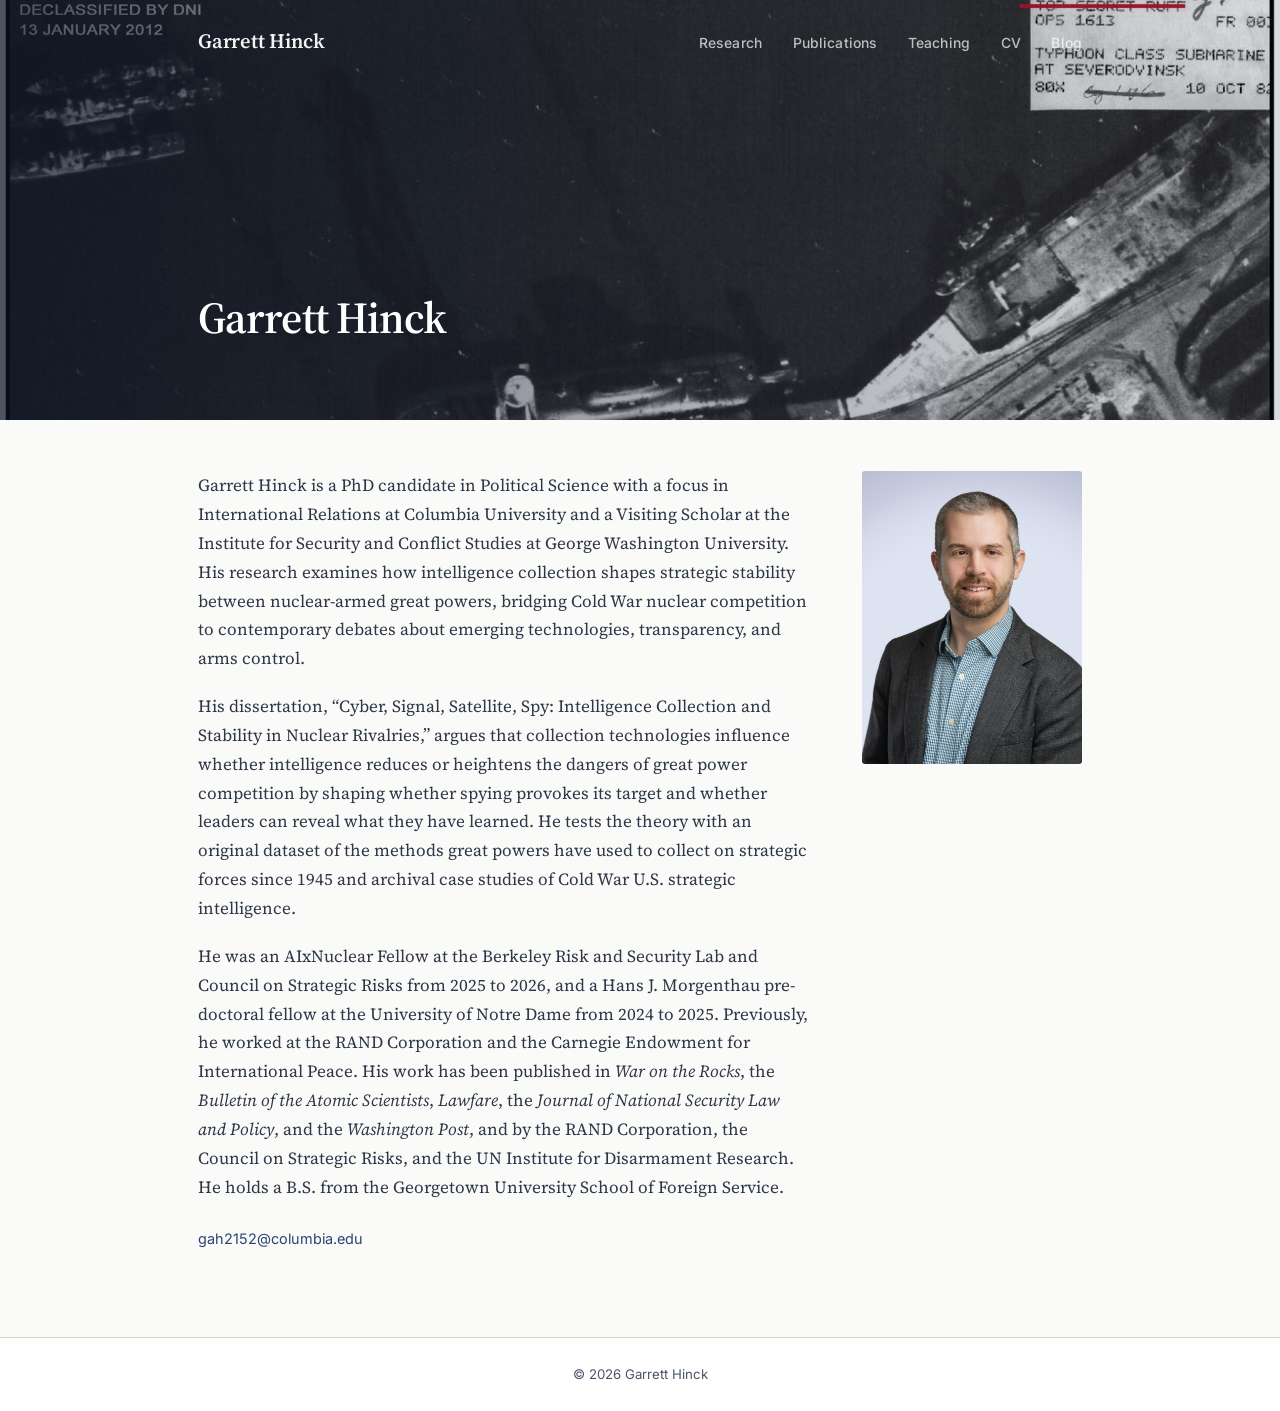
<file: index.html>
<!DOCTYPE html>
<html lang="en">
<head>
  <meta charset="UTF-8">
  <meta name="viewport" content="width=device-width, initial-scale=1.0">
  <meta name="description" content="Garrett Hinck — PhD Candidate in Political Science at Columbia University studying intelligence, technology, and strategic stability.">
  <title>Garrett Hinck</title>
  <link rel="stylesheet" href="styles.css">
</head>
<body>
  <header class="site-header">
    <div class="header-inner">
      <a href="index.html" class="site-name">Garrett Hinck</a>
      <nav class="site-nav">
        <a href="research.html">Research</a>
        <a href="publications.html">Publications</a>
        <a href="teaching.html">Teaching</a>
        <a href="cv.pdf" target="_blank">CV</a>
        <a href="https://strategicdefense.substack.com/" target="_blank">Blog</a>
      </nav>
    </div>
  </header>

  <div class="hero">
    <div class="hero-text">
      <h1>Garrett Hinck</h1>
    </div>
  </div>

  <main>
    <div class="home-layout">
      <div class="home-bio">

        <p>
          Garrett Hinck is a PhD candidate in Political Science with a focus in International Relations at Columbia University and a Visiting Scholar at the Institute for Security and Conflict Studies at George Washington University. His research examines how intelligence collection shapes strategic stability between nuclear-armed great powers, bridging Cold War nuclear competition to contemporary debates about emerging technologies, transparency, and arms control.
        </p>
        <p>
          His dissertation, &ldquo;Cyber, Signal, Satellite, Spy: Intelligence Collection and Stability in Nuclear Rivalries,&rdquo; argues that collection technologies influence whether intelligence reduces or heightens the dangers of great power competition by shaping whether spying provokes its target and whether leaders can reveal what they have learned. He tests the theory with an original dataset of the methods great powers have used to collect on strategic forces since 1945 and archival case studies of Cold War U.S. strategic intelligence.
        </p>
        <p>
          He was an AIxNuclear Fellow at the Berkeley Risk and Security Lab and Council on Strategic Risks from 2025 to 2026, and a Hans J. Morgenthau pre-doctoral fellow at the University of Notre Dame from 2024 to 2025. Previously, he worked at the RAND Corporation and the Carnegie Endowment for International Peace. His work has been published in <em>War on the Rocks</em>, the <em>Bulletin of the Atomic Scientists</em>, <em>Lawfare</em>, the <em>Journal of National Security Law and Policy</em>, and the <em>Washington Post</em>, and by the RAND Corporation, the Council on Strategic Risks, and the UN Institute for Disarmament Research. He holds a B.S. from the Georgetown University School of Foreign Service.
        </p>

        <div class="contact">
          <a href="mailto:gah2152@columbia.edu">gah2152@columbia.edu</a>
        </div>
      </div>

      <img src="headshot.jpg" alt="Garrett Hinck" class="headshot">
    </div>
  </main>

  <footer class="site-footer">
    &copy; 2026 Garrett Hinck
  </footer>
</body>
</html>
</file>
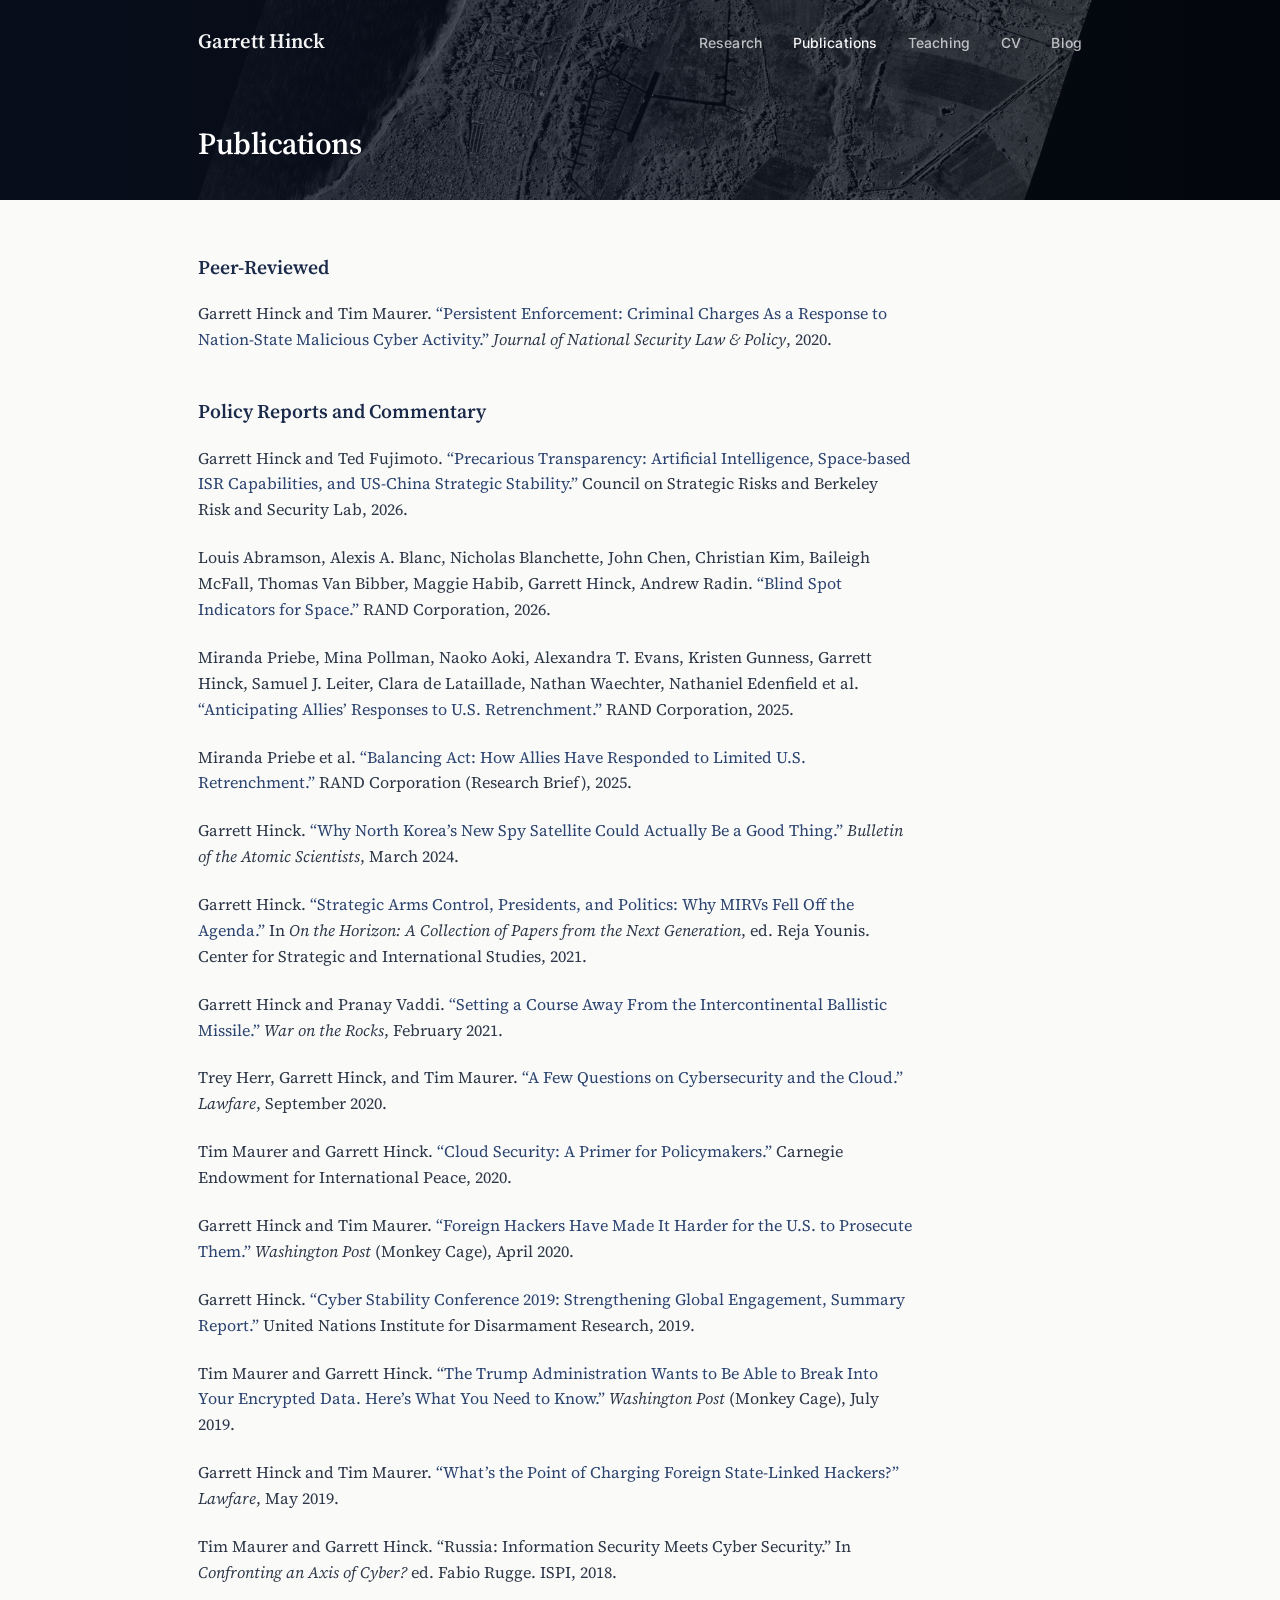
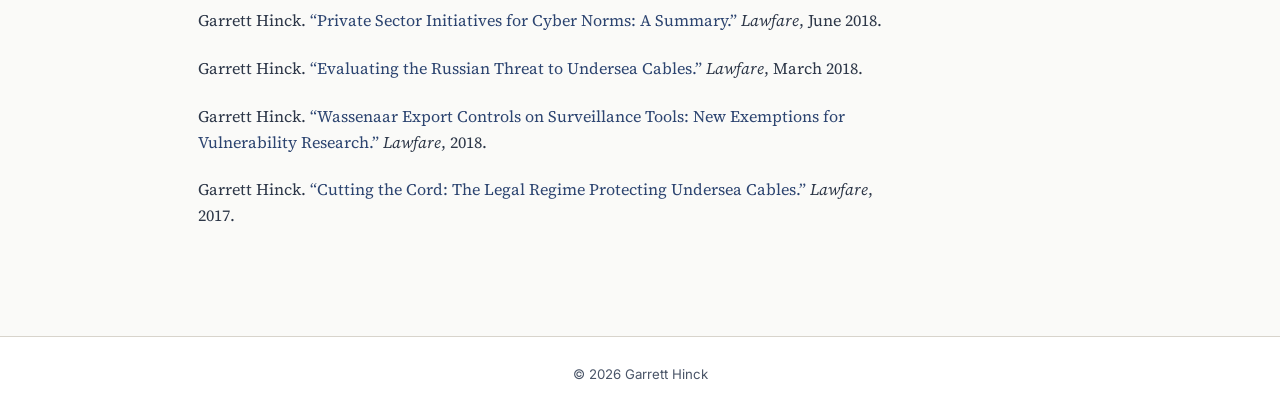
<file: publications.html>
<!DOCTYPE html>
<html lang="en">
<head>
  <meta charset="UTF-8">
  <meta name="viewport" content="width=device-width, initial-scale=1.0">
  <meta name="description" content="Publications — Garrett Hinck">
  <title>Publications — Garrett Hinck</title>
  <link rel="stylesheet" href="styles.css">
</head>
<body>
  <header class="site-header">
    <div class="header-inner">
      <a href="index.html" class="site-name">Garrett Hinck</a>
      <nav class="site-nav">
        <a href="research.html">Research</a>
        <a href="publications.html" class="active">Publications</a>
        <a href="teaching.html">Teaching</a>
        <a href="cv.pdf" target="_blank">CV</a>
        <a href="https://strategicdefense.substack.com/" target="_blank">Blog</a>
      </nav>
    </div>
  </header>

  <div class="page-header publications">
    <div class="page-header-text">
      <h1>Publications</h1>
    </div>
  </div>

  <main>
    <h2 class="section-heading">Peer-Reviewed</h2>

    <ul class="pub-list">
      <li>
        <span class="pub-title">Garrett Hinck and Tim Maurer. <a href="https://access.heinonline.com/HOL/P?h=hein.journals/jnatselp10&i=540">&ldquo;Persistent Enforcement: Criminal Charges As a Response to Nation-State Malicious Cyber Activity.&rdquo;</a></span>
        <span class="pub-venue">Journal of National Security Law &amp; Policy</span>, 2020.
      </li>
    </ul>

    <h2 class="section-heading">Policy Reports and Commentary</h2>

    <ul class="pub-list">
      <li>
        <span class="pub-title">Garrett Hinck and Ted Fujimoto. <a href="https://councilonstrategicrisks.org/2026/08/20/precarious-transparency-artificial-intelligence-space-based-isr-capabilities-and-us-china-strategic-stability/">&ldquo;Precarious Transparency: Artificial Intelligence, Space-based ISR Capabilities, and US-China Strategic Stability.&rdquo;</a></span>
        Council on Strategic Risks and Berkeley Risk and Security Lab, 2026.
      </li>

      <li>
        <span class="pub-title">Louis Abramson, Alexis A. Blanc, Nicholas Blanchette, John Chen, Christian Kim, Baileigh McFall, Thomas Van Bibber, Maggie Habib, Garrett Hinck, Andrew Radin. <a href="https://www.rand.org/pubs/research_reports/RRA3711-1.html">&ldquo;Blind Spot Indicators for Space.&rdquo;</a></span>
        RAND Corporation, 2026.
      </li>

      <li>
        <span class="pub-title">Miranda Priebe, Mina Pollman, Naoko Aoki, Alexandra T. Evans, Kristen Gunness, Garrett Hinck, Samuel J. Leiter, Clara de Lataillade, Nathan Waechter, Nathaniel Edenfield et al. <a href="https://www.rand.org/pubs/research_reports/RRA739-8.html">&ldquo;Anticipating Allies&rsquo; Responses to U.S. Retrenchment.&rdquo;</a></span>
        RAND Corporation, 2025.
      </li>

      <li>
        <span class="pub-title">Miranda Priebe et al. <a href="https://www.rand.org/pubs/research_briefs/RBA739-3.html">&ldquo;Balancing Act: How Allies Have Responded to Limited U.S. Retrenchment.&rdquo;</a></span>
        RAND Corporation (Research Brief), 2025.
      </li>

      <li>
        <span class="pub-title">Garrett Hinck. <a href="https://thebulletin.org/2024/03/why-north-koreas-new-spy-satellite-could-actually-be-a-good-thing/">&ldquo;Why North Korea&rsquo;s New Spy Satellite Could Actually Be a Good Thing.&rdquo;</a></span>
        <span class="pub-venue">Bulletin of the Atomic Scientists</span>, March 2024.
      </li>

      <li>
        <span class="pub-title">Garrett Hinck. <a href="https://nuclearnetwork.csis.org/on-the-horizon-a-collection-of-the-papers-from-the-next-generation/">&ldquo;Strategic Arms Control, Presidents, and Politics: Why MIRVs Fell Off the Agenda.&rdquo;</a></span>
        In <span class="pub-venue">On the Horizon: A Collection of Papers from the Next Generation</span>, ed. Reja Younis. Center for Strategic and International Studies, 2021.
      </li>

      <li>
        <span class="pub-title">Garrett Hinck and Pranay Vaddi. <a href="https://warontherocks.com/2021/02/setting-a-course-away-from-the-intercontinental-ballistic-missile/">&ldquo;Setting a Course Away From the Intercontinental Ballistic Missile.&rdquo;</a></span>
        <span class="pub-venue">War on the Rocks</span>, February 2021.
      </li>

      <li>
        <span class="pub-title">Trey Herr, Garrett Hinck, and Tim Maurer. <a href="https://www.lawfaremedia.org/article/few-questions-cybersecurity-and-cloud">&ldquo;A Few Questions on Cybersecurity and the Cloud.&rdquo;</a></span>
        <span class="pub-venue">Lawfare</span>, September 2020.
      </li>

      <li>
        <span class="pub-title">Tim Maurer and Garrett Hinck. <a href="https://carnegieendowment.org/research/2020/08/cloud-security-a-primer-for-policymakers">&ldquo;Cloud Security: A Primer for Policymakers.&rdquo;</a></span>
        Carnegie Endowment for International Peace, 2020.
      </li>

      <li>
        <span class="pub-title">Garrett Hinck and Tim Maurer. <a href="https://www.washingtonpost.com/politics/2020/04/08/foreign-hackers-have-made-it-harder-us-prosecute-them/">&ldquo;Foreign Hackers Have Made It Harder for the U.S. to Prosecute Them.&rdquo;</a></span>
        <span class="pub-venue">Washington Post</span> (Monkey Cage), April 2020.
      </li>

      <li>
        <span class="pub-title">Garrett Hinck. <a href="https://unidir.org/wp-content/uploads/2023/05/en-813.pdf">&ldquo;Cyber Stability Conference 2019: Strengthening Global Engagement, Summary Report.&rdquo;</a></span>
        United Nations Institute for Disarmament Research, 2019.
      </li>

      <li>
        <span class="pub-title">Tim Maurer and Garrett Hinck. <a href="https://www.washingtonpost.com/politics/2019/07/29/trump-administration-wants-be-able-break-into-your-encrypted-data-heres-what-you-need-know/">&ldquo;The Trump Administration Wants to Be Able to Break Into Your Encrypted Data. Here&rsquo;s What You Need to Know.&rdquo;</a></span>
        <span class="pub-venue">Washington Post</span> (Monkey Cage), July 2019.
      </li>

      <li>
        <span class="pub-title">Garrett Hinck and Tim Maurer. <a href="https://www.lawfaremedia.org/article/whats-point-charging-foreign-state-linked-hackers">&ldquo;What&rsquo;s the Point of Charging Foreign State-Linked Hackers?&rdquo;</a></span>
        <span class="pub-venue">Lawfare</span>, May 2019.
      </li>

      <li>
        <span class="pub-title">Tim Maurer and Garrett Hinck. &ldquo;Russia: Information Security Meets Cyber Security.&rdquo;</span>
        In <span class="pub-venue">Confronting an Axis of Cyber?</span> ed. Fabio Rugge. ISPI, 2018.
      </li>

      <li>
        <span class="pub-title">Garrett Hinck. <a href="https://www.lawfaremedia.org/article/private-sector-initiatives-cyber-norms-summary">&ldquo;Private Sector Initiatives for Cyber Norms: A Summary.&rdquo;</a></span>
        <span class="pub-venue">Lawfare</span>, June 2018.
      </li>

      <li>
        <span class="pub-title">Garrett Hinck. <a href="https://www.lawfaremedia.org/article/evaluating-russian-threat-undersea-cables">&ldquo;Evaluating the Russian Threat to Undersea Cables.&rdquo;</a></span>
        <span class="pub-venue">Lawfare</span>, March 2018.
      </li>

      <li>
        <span class="pub-title">Garrett Hinck. <a href="https://www.lawfaremedia.org/article/wassenaar-export-controls-surveillance-tools-new-exemptions-vulnerability-research">&ldquo;Wassenaar Export Controls on Surveillance Tools: New Exemptions for Vulnerability Research.&rdquo;</a></span>
        <span class="pub-venue">Lawfare</span>, 2018.
      </li>

      <li>
        <span class="pub-title">Garrett Hinck. <a href="https://www.lawfaremedia.org/article/cutting-cord-legal-regime-protecting-undersea-cables">&ldquo;Cutting the Cord: The Legal Regime Protecting Undersea Cables.&rdquo;</a></span>
        <span class="pub-venue">Lawfare</span>, 2017.
      </li>
    </ul>
  </main>

  <footer class="site-footer">
    &copy; 2026 Garrett Hinck
  </footer>
</body>
</html>
</file>
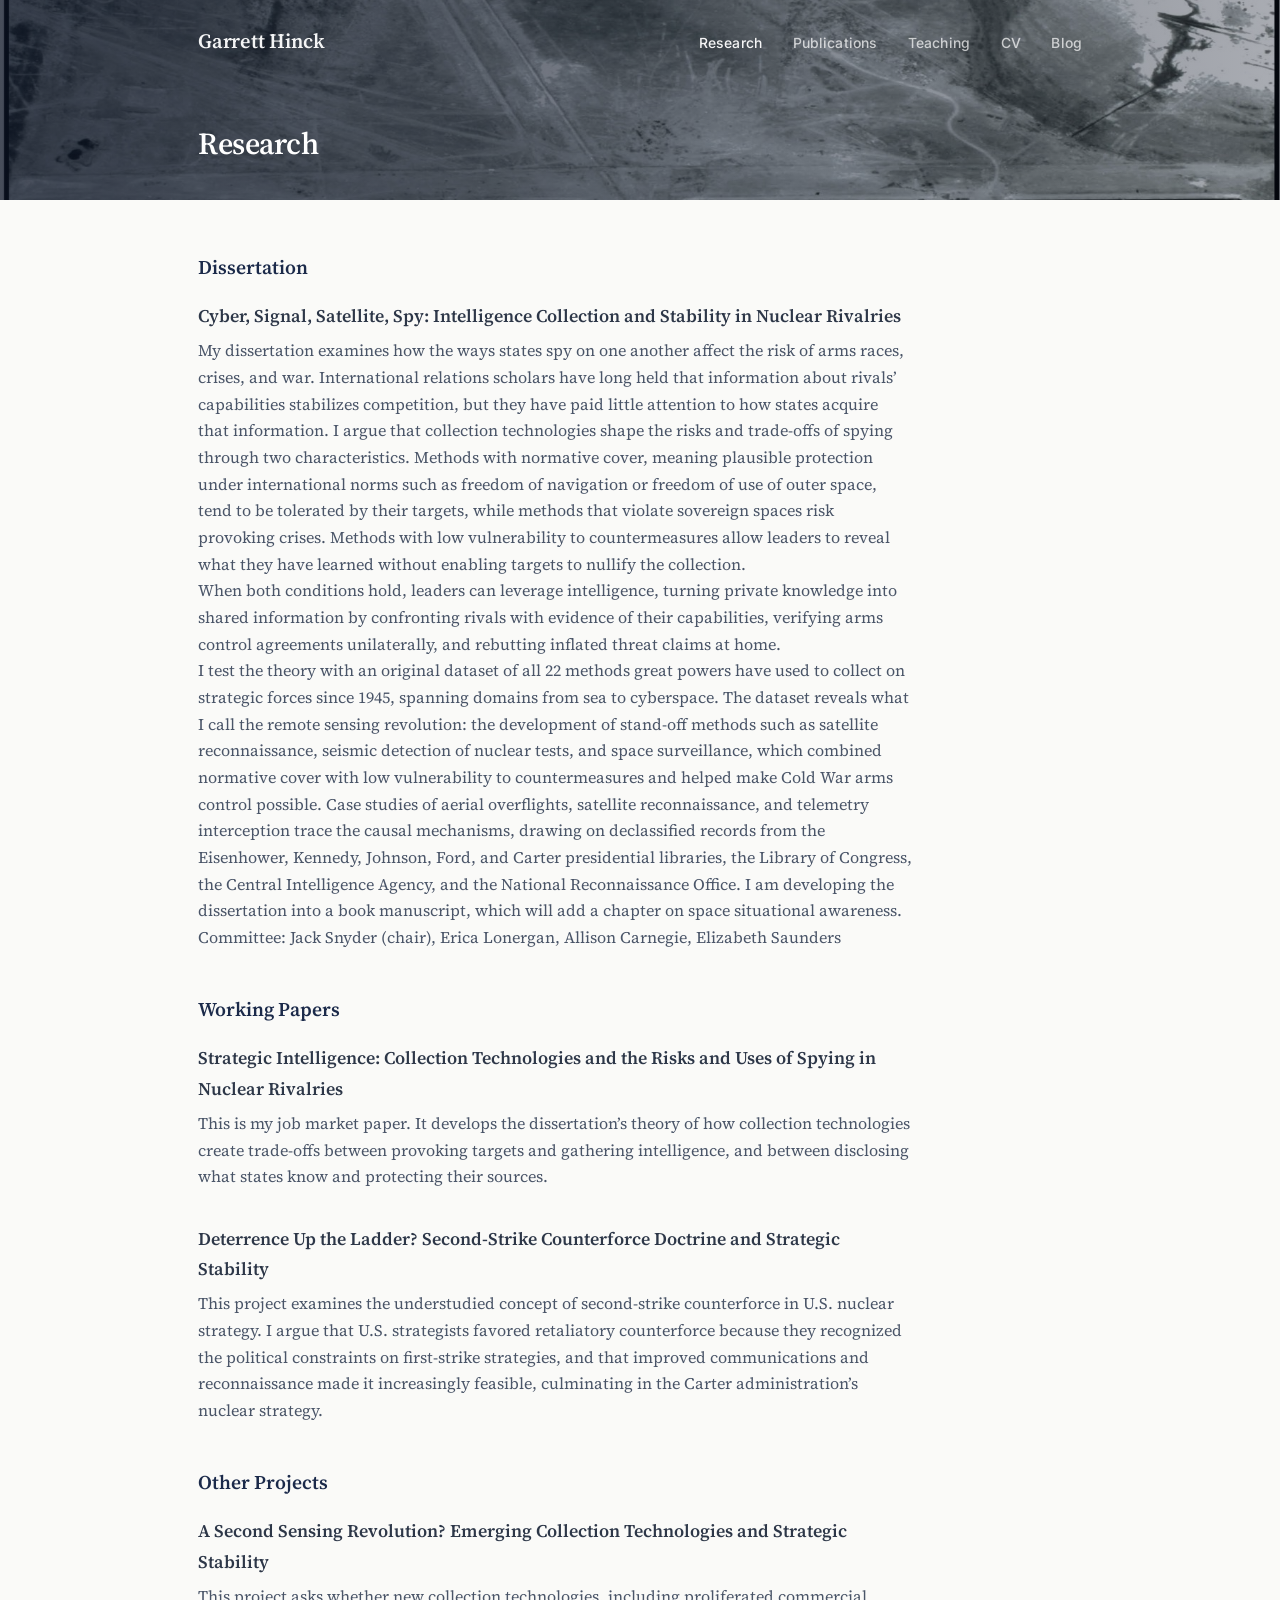
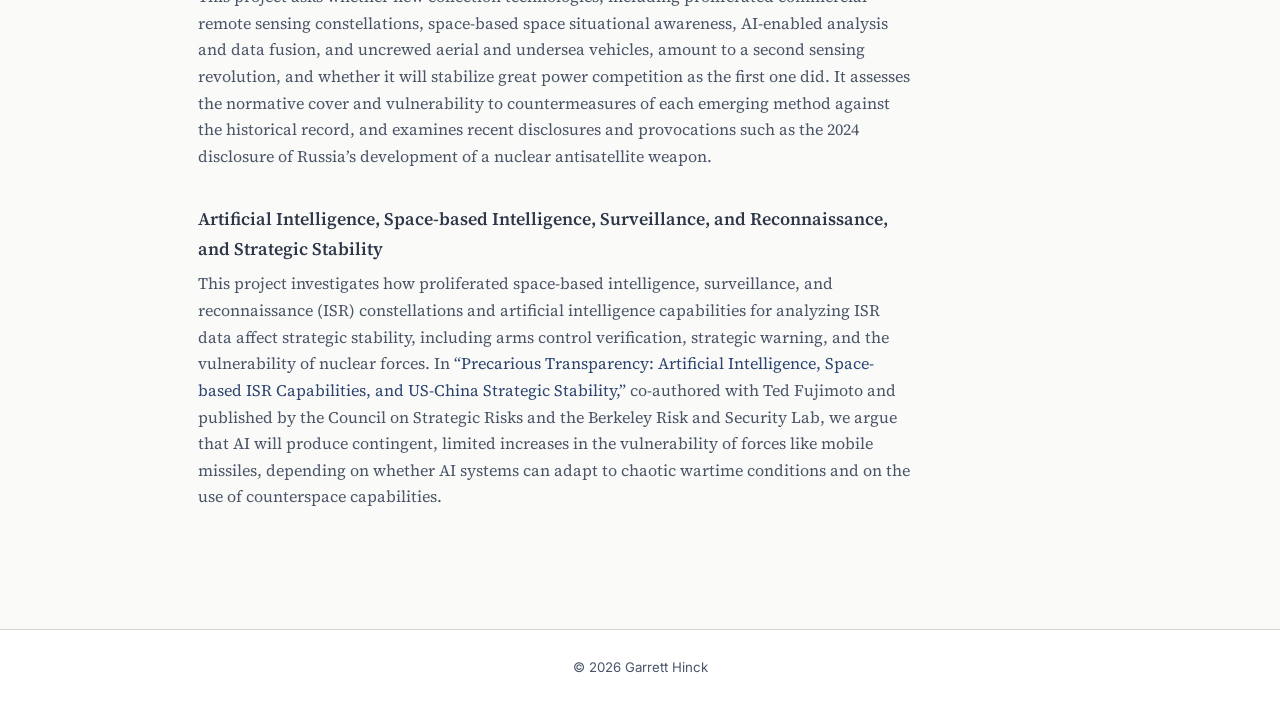
<file: research.html>
<!DOCTYPE html>
<html lang="en">
<head>
  <meta charset="UTF-8">
  <meta name="viewport" content="width=device-width, initial-scale=1.0">
  <meta name="description" content="Research — Garrett Hinck">
  <title>Research — Garrett Hinck</title>
  <link rel="stylesheet" href="styles.css">
</head>
<body>
  <header class="site-header">
    <div class="header-inner">
      <a href="index.html" class="site-name">Garrett Hinck</a>
      <nav class="site-nav">
        <a href="research.html" class="active">Research</a>
        <a href="publications.html">Publications</a>
        <a href="teaching.html">Teaching</a>
        <a href="cv.pdf" target="_blank">CV</a>
        <a href="https://strategicdefense.substack.com/" target="_blank">Blog</a>
      </nav>
    </div>
  </header>

  <div class="page-header research">
    <div class="page-header-text">
      <h1>Research</h1>
    </div>
  </div>

  <main>
    <h2 class="section-heading">Dissertation</h2>

    <div class="research-item">
      <h3>Cyber, Signal, Satellite, Spy: Intelligence Collection and Stability in Nuclear Rivalries</h3>
      <p>
        My dissertation examines how the ways states spy on one another affect the risk of arms races, crises, and war. International relations scholars have long held that information about rivals&rsquo; capabilities stabilizes competition, but they have paid little attention to how states acquire that information. I argue that collection technologies shape the risks and trade-offs of spying through two characteristics. Methods with normative cover, meaning plausible protection under international norms such as freedom of navigation or freedom of use of outer space, tend to be tolerated by their targets, while methods that violate sovereign spaces risk provoking crises. Methods with low vulnerability to countermeasures allow leaders to reveal what they have learned without enabling targets to nullify the collection.
      </p>
      <p>
        When both conditions hold, leaders can leverage intelligence, turning private knowledge into shared information by confronting rivals with evidence of their capabilities, verifying arms control agreements unilaterally, and rebutting inflated threat claims at home.
      </p>
      <p>
        I test the theory with an original dataset of all 22 methods great powers have used to collect on strategic forces since 1945, spanning domains from sea to cyberspace. The dataset reveals what I call the remote sensing revolution: the development of stand-off methods such as satellite reconnaissance, seismic detection of nuclear tests, and space surveillance, which combined normative cover with low vulnerability to countermeasures and helped make Cold War arms control possible. Case studies of aerial overflights, satellite reconnaissance, and telemetry interception trace the causal mechanisms, drawing on declassified records from the Eisenhower, Kennedy, Johnson, Ford, and Carter presidential libraries, the Library of Congress, the Central Intelligence Agency, and the National Reconnaissance Office. I am developing the dissertation into a book manuscript, which will add a chapter on space situational awareness.
      </p>
      <p>
        Committee: Jack Snyder (chair), Erica Lonergan, Allison Carnegie, Elizabeth Saunders
      </p>
    </div>

    <h2 class="section-heading">Working Papers</h2>

    <div class="research-item">
      <h3>Strategic Intelligence: Collection Technologies and the Risks and Uses of Spying in Nuclear Rivalries</h3>
      <p>
        This is my job market paper. It develops the dissertation&rsquo;s theory of how collection technologies create trade-offs between provoking targets and gathering intelligence, and between disclosing what states know and protecting their sources.
      </p>
    </div>

    <div class="research-item">
      <h3>Deterrence Up the Ladder? Second-Strike Counterforce Doctrine and Strategic Stability</h3>
      <p>
        This project examines the understudied concept of second-strike counterforce in U.S. nuclear strategy. I argue that U.S. strategists favored retaliatory counterforce because they recognized the political constraints on first-strike strategies, and that improved communications and reconnaissance made it increasingly feasible, culminating in the Carter administration&rsquo;s nuclear strategy. 
      </p>
    </div>

    <h2 class="section-heading">Other Projects</h2>

    <div class="research-item">
      <h3>A Second Sensing Revolution? Emerging Collection Technologies and Strategic Stability</h3>
      <p>
        This project asks whether new collection technologies, including proliferated commercial remote sensing constellations, space-based space situational awareness, AI-enabled analysis and data fusion, and uncrewed aerial and undersea vehicles, amount to a second sensing revolution, and whether it will stabilize great power competition as the first one did. It assesses the normative cover and vulnerability to countermeasures of each emerging method against the historical record, and examines recent disclosures and provocations such as the 2024 disclosure of Russia&rsquo;s development of a nuclear antisatellite weapon.
      </p>
    </div>

    <div class="research-item">
      <h3>Artificial Intelligence, Space-based Intelligence, Surveillance, and Reconnaissance, and Strategic Stability</h3>
      <p>
        This project investigates how proliferated space-based intelligence, surveillance, and reconnaissance (ISR) constellations and artificial intelligence capabilities for analyzing ISR data affect strategic stability, including arms control verification, strategic warning, and the vulnerability of nuclear forces. In <a href="https://councilonstrategicrisks.org/2026/08/20/precarious-transparency-artificial-intelligence-space-based-isr-capabilities-and-us-china-strategic-stability/">&ldquo;Precarious Transparency: Artificial Intelligence, Space-based ISR Capabilities, and US-China Strategic Stability,&rdquo;</a> co-authored with Ted Fujimoto and published by the Council on Strategic Risks and the Berkeley Risk and Security Lab, we argue that AI will produce contingent, limited increases in the vulnerability of forces like mobile missiles, depending on whether AI systems can adapt to chaotic wartime conditions and on the use of counterspace capabilities.
      </p>
    </div>
  </main>

  <footer class="site-footer">
    &copy; 2026 Garrett Hinck
  </footer>
</body>
</html>
</file>
<file: styles.css>
/* ── Garrett Hinck · Academic Site v2 ── */

@import url('https://fonts.googleapis.com/css2?family=Source+Serif+4:ital,opsz,wght@0,8..60,300;0,8..60,400;0,8..60,600;1,8..60,400&family=Inter:wght@400;500&display=swap');

*, *::before, *::after {
  box-sizing: border-box;
  margin: 0;
  padding: 0;
}

:root {
  --navy:       #1B2A4A;
  --navy-mid:   #2C4470;
  --gold:       #8B6914;
  --slate:      #4A5568;
  --text:       #2D3748;
  --bg:         #FAFAF8;
  --white:      #FFFFFF;
  --border:     #D8D4CC;
  --serif:      'Source Serif 4', Georgia, serif;
  --sans:       'Inter', system-ui, -apple-system, sans-serif;
  --measure:    42em;
}

html {
  font-size: 17px;
  -webkit-font-smoothing: antialiased;
}

body {
  font-family: var(--serif);
  color: var(--text);
  background: var(--bg);
  line-height: 1.7;
}

/* ── Navigation bar ── */
.site-header {
  position: absolute;
  top: 0;
  left: 0;
  right: 0;
  z-index: 10;
  background: transparent;
}

.site-header.solid {
  position: relative;
  background: var(--navy);
}

.header-inner {
  max-width: 56em;
  margin: 0 auto;
  padding: 1.4rem 2rem;
  display: flex;
  justify-content: space-between;
  align-items: baseline;
}

.site-name {
  font-family: var(--serif);
  font-size: 1.2rem;
  font-weight: 600;
  color: rgba(255, 255, 255, 0.95);
  text-decoration: none;
  letter-spacing: -0.01em;
}

.site-name:hover {
  color: #fff;
}

.site-nav {
  display: flex;
  gap: 1.8rem;
  align-items: baseline;
}

.site-nav a {
  font-family: var(--sans);
  font-size: 0.82rem;
  font-weight: 500;
  color: rgba(255, 255, 255, 0.7);
  text-decoration: none;
  letter-spacing: 0.01em;
  transition: color 0.15s;
}

.site-nav a:hover,
.site-nav a.active {
  color: rgba(255, 255, 255, 0.95);
}

/* ── Hero banner (home page) ── */
.hero {
  position: relative;
  height: 420px;
  overflow: hidden;
  background: var(--navy) url('hero.jpg') center 30% / cover no-repeat;
  display: flex;
  align-items: flex-end;
}

.hero::before {
  content: '';
  position: absolute;
  inset: 0;
  background: linear-gradient(
    to right,
    rgba(10, 18, 36, 0.72) 0%,
    rgba(10, 18, 36, 0.35) 50%,
    rgba(10, 18, 36, 0.15) 100%
  );
}

.hero-text {
  position: relative;
  z-index: 1;
  width: 100%;
  max-width: 56em;
  margin: 0 auto;
  padding: 0 2rem 3.5rem;
}

.hero-text h1 {
  font-family: var(--serif);
  font-size: 2.6rem;
  font-weight: 600;
  color: #fff;
  letter-spacing: -0.02em;
  margin-bottom: 0.3rem;
}

.hero-text .subtitle {
  font-family: var(--sans);
  font-size: 0.92rem;
  color: rgba(255, 255, 255, 0.7);
  font-weight: 400;
}

/* ── Page header (interior pages) ── */
.page-header {
  position: relative;
  height: 200px;
  overflow: hidden;
  background-color: var(--navy);
  background-size: cover;
  background-position: center;
  display: flex;
  align-items: flex-end;
}

.page-header::before {
  content: '';
  position: absolute;
  inset: 0;
  background: linear-gradient(
    to right,
    rgba(10, 18, 36, 0.75) 0%,
    rgba(10, 18, 36, 0.35) 100%
  );
}

.page-header-text {
  position: relative;
  z-index: 1;
  width: 100%;
  max-width: 56em;
  margin: 0 auto;
  padding: 0 2rem 1.8rem;
}

.page-header-text h1 {
  font-family: var(--serif);
  font-size: 1.8rem;
  font-weight: 600;
  color: #fff;
  letter-spacing: -0.015em;
}

.page-header.research  { background-image: url('header-research.jpg'); }
.page-header.publications { background-image: url('header-publications.jpg'); }
.page-header.teaching  { background-image: url('header-teaching.jpg'); }

/* ── Main content ── */
main {
  max-width: 56em;
  margin: 0 auto;
  padding: 3rem 2rem 5rem;
}

/* ── Home page bio ── */
.home-layout {
  display: grid;
  grid-template-columns: 1fr 220px;
  gap: 3rem;
  align-items: start;
}

.home-bio .affiliation {
  font-family: var(--sans);
  font-size: 0.85rem;
  color: var(--slate);
  margin-bottom: 1.8rem;
  line-height: 1.55;
}

.home-bio p {
  margin-bottom: 1.1rem;
  max-width: var(--measure);
}

.home-bio .contact {
  margin-top: 1.5rem;
  font-family: var(--sans);
  font-size: 0.85rem;
  color: var(--slate);
}

.home-bio .contact a {
  color: var(--navy-mid);
  text-decoration: none;
}

.home-bio .contact a:hover {
  text-decoration: underline;
}

.headshot {
  width: 220px;
  aspect-ratio: 3 / 4;
  object-fit: cover;
  border-radius: 3px;
  background: var(--border);
}

/* ── Section headings ── */
.section-heading {
  font-family: var(--serif);
  font-size: 1.15rem;
  font-weight: 600;
  color: var(--navy);
  margin-top: 2.5rem;
  margin-bottom: 1rem;
}

.section-heading:first-of-type {
  margin-top: 0;
}

/* ── Research page ── */
.research-item {
  margin-bottom: 2rem;
  max-width: var(--measure);
}

.research-item h3 {
  font-family: var(--serif);
  font-size: 1.05rem;
  font-weight: 600;
  color: var(--text);
  margin-bottom: 0.35rem;
}

.research-item p {
  color: var(--slate);
  font-size: 0.95rem;
  line-height: 1.65;
}

.research-item .coauthor {
  font-family: var(--sans);
  font-size: 0.82rem;
  color: var(--slate);
  margin-bottom: 0.3rem;
}

/* ── Publications page ── */
.pub-list {
  list-style: none;
  max-width: var(--measure);
}

.pub-list li {
  margin-bottom: 1.3rem;
  font-size: 0.95rem;
  line-height: 1.6;
}

.pub-list .pub-title a {
  color: var(--navy-mid);
  text-decoration: none;
}

.pub-list .pub-title a:hover {
  text-decoration: underline;
}

.pub-list .pub-venue {
  font-style: italic;
}

/* ── Teaching page ── */
.teaching-list {
  list-style: none;
  max-width: var(--measure);
}

.teaching-list li {
  margin-bottom: 1.1rem;
  line-height: 1.55;
}

.teaching-list .course-name {
  font-weight: 600;
  color: var(--text);
}

.teaching-list .course-detail {
  font-size: 0.92rem;
  color: var(--slate);
}

/* ── Footer ── */
.site-footer {
  border-top: 1px solid var(--border);
  padding: 1.5rem 2rem;
  text-align: center;
  font-family: var(--sans);
  font-size: 0.78rem;
  color: var(--slate);
  background: var(--white);
}

/* ── Links ── */
main a {
  color: var(--navy-mid);
  text-decoration: none;
}

main a:hover {
  text-decoration: underline;
}

/* ── Responsive ── */
@media (max-width: 720px) {
  .header-inner {
    flex-direction: column;
    gap: 0.8rem;
    padding: 1rem 1.2rem;
  }

  .site-nav {
    gap: 1.2rem;
    flex-wrap: wrap;
  }

  main {
    padding: 2rem 1.2rem 3rem;
  }

  .hero {
    height: 320px;
  }

  .hero-text h1 {
    font-size: 2rem;
  }

  .hero-text {
    padding-bottom: 2rem;
  }

  .page-header {
    height: 150px;
  }

  .home-layout {
    grid-template-columns: 1fr;
    gap: 1.5rem;
  }

  .headshot {
    width: 180px;
    order: -1;
  }
}
</file>
